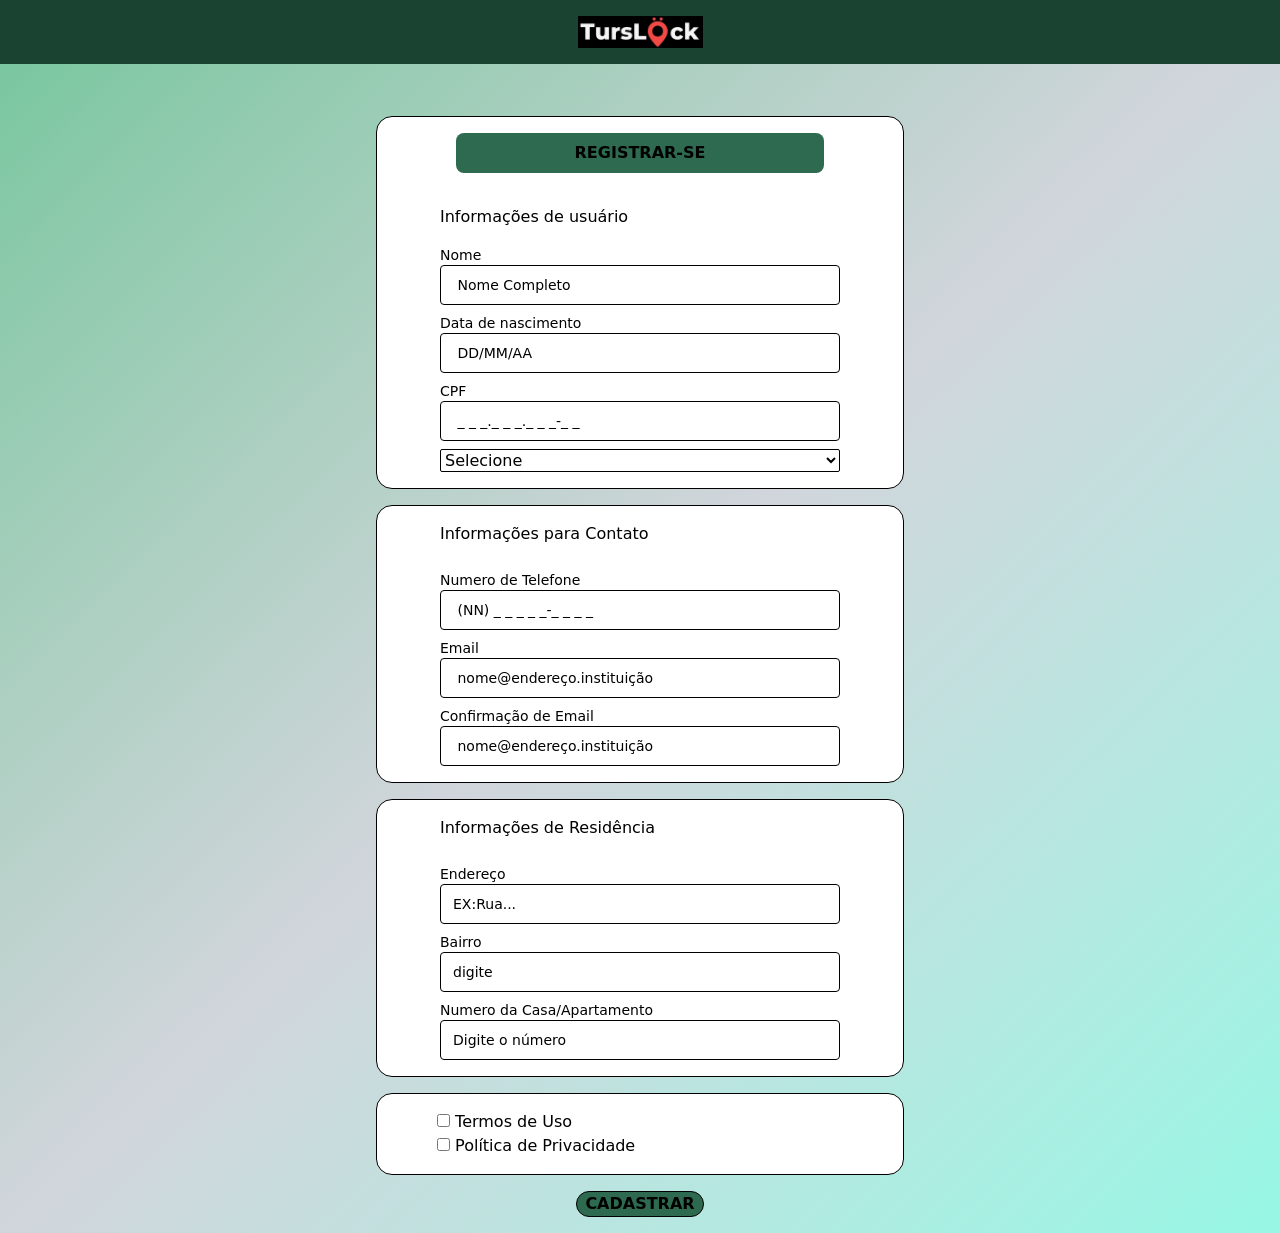
<file: turslock/paginainicial/cadastro.html>
<!DOCTYPE html>
<html lang="en">
<head>
    <meta charset="UTF-8">
    <meta name="viewport" content="width=device-width, initial-scale=1.0">
    <title>Cadastro</title>
    <link rel="icon" href="../../turslock/srcprojeto/img/icone.png" type="image/x-icon">
    <link rel="stylesheet" href="../../turslock/srcprojeto/css/output.css">
</head>
<body class="bg-gradient-to-br from-turslok4 via-gray-300 to-teal-200">
    <header>
        <div class="flex fixed z-10 bg-turslok1 w-full px-3 md:px-20 py-4">
            <div class="container flex justify-center mx-auto">
                <a href="../../index.html">
                    <img src="../../turslock/srcprojeto/img/logo.png" alt="turslock" class="w-35 md:w-125px">
                </a>
            </div>
        </div>
    </header>
    <main class="grid justify-center">
        <form action="" class="mt-25 md:w-140 w-60">
            <div class="m-4">
                <div class="grid gap-4 justify-center mt-1 border rounded-2xl bg-white">
                    <div class="grid justify-center items-center bg-turslok2 rounded-lg h-10 m-4">
                        <div class="font-bold">REGISTRAR-SE</div>
                    </div>
                    Informações de usuário
                    <div class="grid gap-2">
                        <div class="text-sm">Nome<div><input type="text" placeholder=" Nome Completo" class="px-3 border rounded-sm md:w-100 w-full h-10 focus:ring-1 focus:ring-black hover:ring-1 hover:ring-black" required></div></div>
                        <div class="text-sm">Data de nascimento<div><input type="text" placeholder=" DD/MM/AA" class="px-3 border rounded-sm md:w-100 w-full h-10 focus:ring-1 focus:ring-black hover:ring-1 hover:ring-black" required></div></div>
                        <div class="text-sm">CPF<div><input type="text" placeholder=" _ _ _._ _ _._ _ _-_ _" class="px-3 border rounded-sm md:w-100 w-full h-10 focus:ring-1 focus:ring-black hover:ring-1 hover:ring-black" required></div></div>
                        <div class="flex flex-col mb-4 rounded-xs border">
                            <select>
                                <option>Selecione</option>
                                <option>Usuario</option>
                                <option>Prestador de Serviço</option>
                            </select>
                        </div>
                    </div>
                </div>
                <div class="grid gap-2 justify-center mt-4 border rounded-2xl bg-white">
                    <div class="mt-4">Informações para Contato</div>
                    <div class="text-sm mt-4">Numero de Telefone<div><input type="text" placeholder=" (NN) _ _ _ _ _-_ _ _ _" class="px-3 border rounded-sm md:w-100 w-full h-10 focus:ring-1 focus:ring-black hover:ring-1 hover:ring-black" required></div></div>
                    <div class="text-sm">Email<div><input type="email" placeholder=" nome@endereço.instituição" class="px-3 border rounded-sm md:w-100 w-full h-10 focus:ring-1 focus:ring-black hover:ring-1 hover:ring-black" required></div></div>
                    <div class="text-sm mb-4">Confirmação de Email<div><input type="email" placeholder=" nome@endereço.instituição" class="px-3 border rounded-sm md:w-100 w-full h-10 focus:ring-1 focus:ring-black hover:ring-1 hover:ring-black" required></div></div>
                </div>
                <div class="grid gap-2 justify-center mt-4 border rounded-2xl bg-white">
                    <div class="mt-4">Informações de Residência</div>
                    <div class="text-sm mt-4">Endereço<div><input type="text" placeholder="EX:Rua..." class="px-3 border rounded-sm md:w-100 w-full h-10 focus:ring-1 focus:ring-black hover:ring-1 hover:ring-black" required></div></div>
                    <div class="text-sm">Bairro<div><input type="text" placeholder="digite" class="px-3 border rounded-sm md:w-100 w-full h-10 focus:ring-1 focus:ring-black hover:ring-1 hover:ring-black" required></div></div>
                    <div class="text-sm mb-4">Numero da Casa/Apartamento<div><input type="text" placeholder="Digite o número" class="px-3 border rounded-sm md:w-100 w-full h-10 focus:ring-1 focus:ring-black hover:ring-1 hover:ring-black" required></div></div>
                </div>
                <div class="border rounded-2xl mt-4 bg-white">
                    <fieldset>
                        <div class="flex flex-col md:m-4 m-3 md:ml-15">
                            <label><input type="checkbox" required> Termos de Uso</label>
                            <label><input type="checkbox" required> Política de Privacidade</label>
                        </div>
                    </fieldset>
                </div>
                <div class="grid justify-center mt-4">
                    <button type="submit" class="border rounded-2xl bg-turslok2 hover:bg-turslok3 font-bold w-32 hover:ring-1 hover:ring-black">CADASTRAR</button>
                </div>
            </div>
        </form>
    </main>
</body>
</html>
</file>
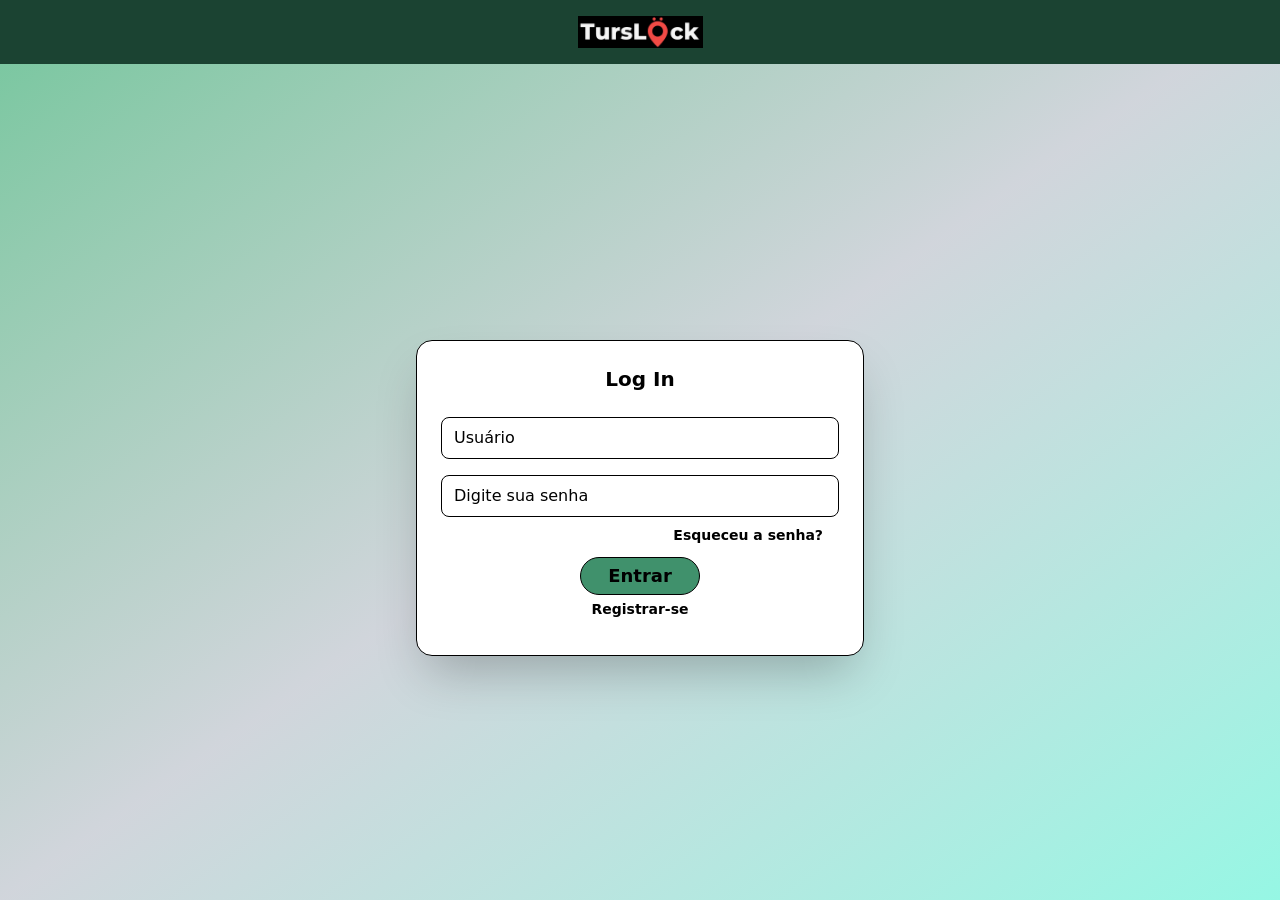
<file: turslock/paginainicial/login.html>
<!DOCTYPE html>
<html lang="en">
<head>
    <meta charset="UTF-8">
    <meta name="viewport" content="width=device-width, initial-scale=1.0">
    <title>Login</title>
    <link rel="icon" href="../../turslock/srcprojeto/img/icone.png" type="image/x-icon">
    <link rel="stylesheet" href="../../turslock/srcprojeto/css/output.css">
</head>
<body class="bg-gradient-to-br from-turslok4 via-gray-300 to-teal-200">
    <header>
        <div class="fixed top-0 left-0 z-10 w-full bg-turslok1 px-3 py-4 md:px-20">
            <div class="container mx-auto flex justify-center">
                <a href="../../index.html">
                    <img src="../../turslock/srcprojeto/img/logo.png" alt="turslock" class="w-35 md:w-125px">
                </a>
            </div>
        </div>
    </header>
    <main class="grid place-items-center min-h-screen pt-24">
        <form class="w-[90vw] max-w-md bg-white rounded-2xl border shadow-2xl p-6">
            <h1 class="text-center font-bold text-xl mb-6">Log In</h1>
            <div class="mb-4">
                <input type="text" placeholder="Usuário" required class="w-full border rounded-lg px-3 py-2 focus:bg-gray-200 focus:ring-1 focus:ring-black hover:ring-1 hover:ring-black outline-none">
            </div>
            <div class="mb-2">
                <input type="password" placeholder="Digite sua senha" required class="w-full border rounded-lg px-3 py-2 focus:bg-gray-200 focus:ring-1 focus:ring-black hover:ring-1 hover:ring-black outline-none">
            </div>
            <div class="flex justify-end mr-4 mt-1">
                <a href="#" class="text-xs md:text-sm font-semibold hover:text-turslok4 hover:underline">Esqueceu a senha?</a>
            </div>
            <div class="grid justify-center">
                <div class="flex flex-col gap-1 justify-center m-3">
                    <button type="submit" class="border rounded-4xl bg-turslok3 hover:bg-turslok4 md:w-30 w-20 text-sm md:text-lg font-bold py-1 hover:ring-1 hover:ring-black">
                        <a href="../../turslock/perfil/Perfil.html">Entrar</a>
                    </button>
                    <a href="cadastro.html" class="text-xs md:text-sm hover:text-turslok3 font-semibold text-center">Registrar-se</a>
                </div>
            </div>
        </form>
    </main>
</body>
</html>
</file>
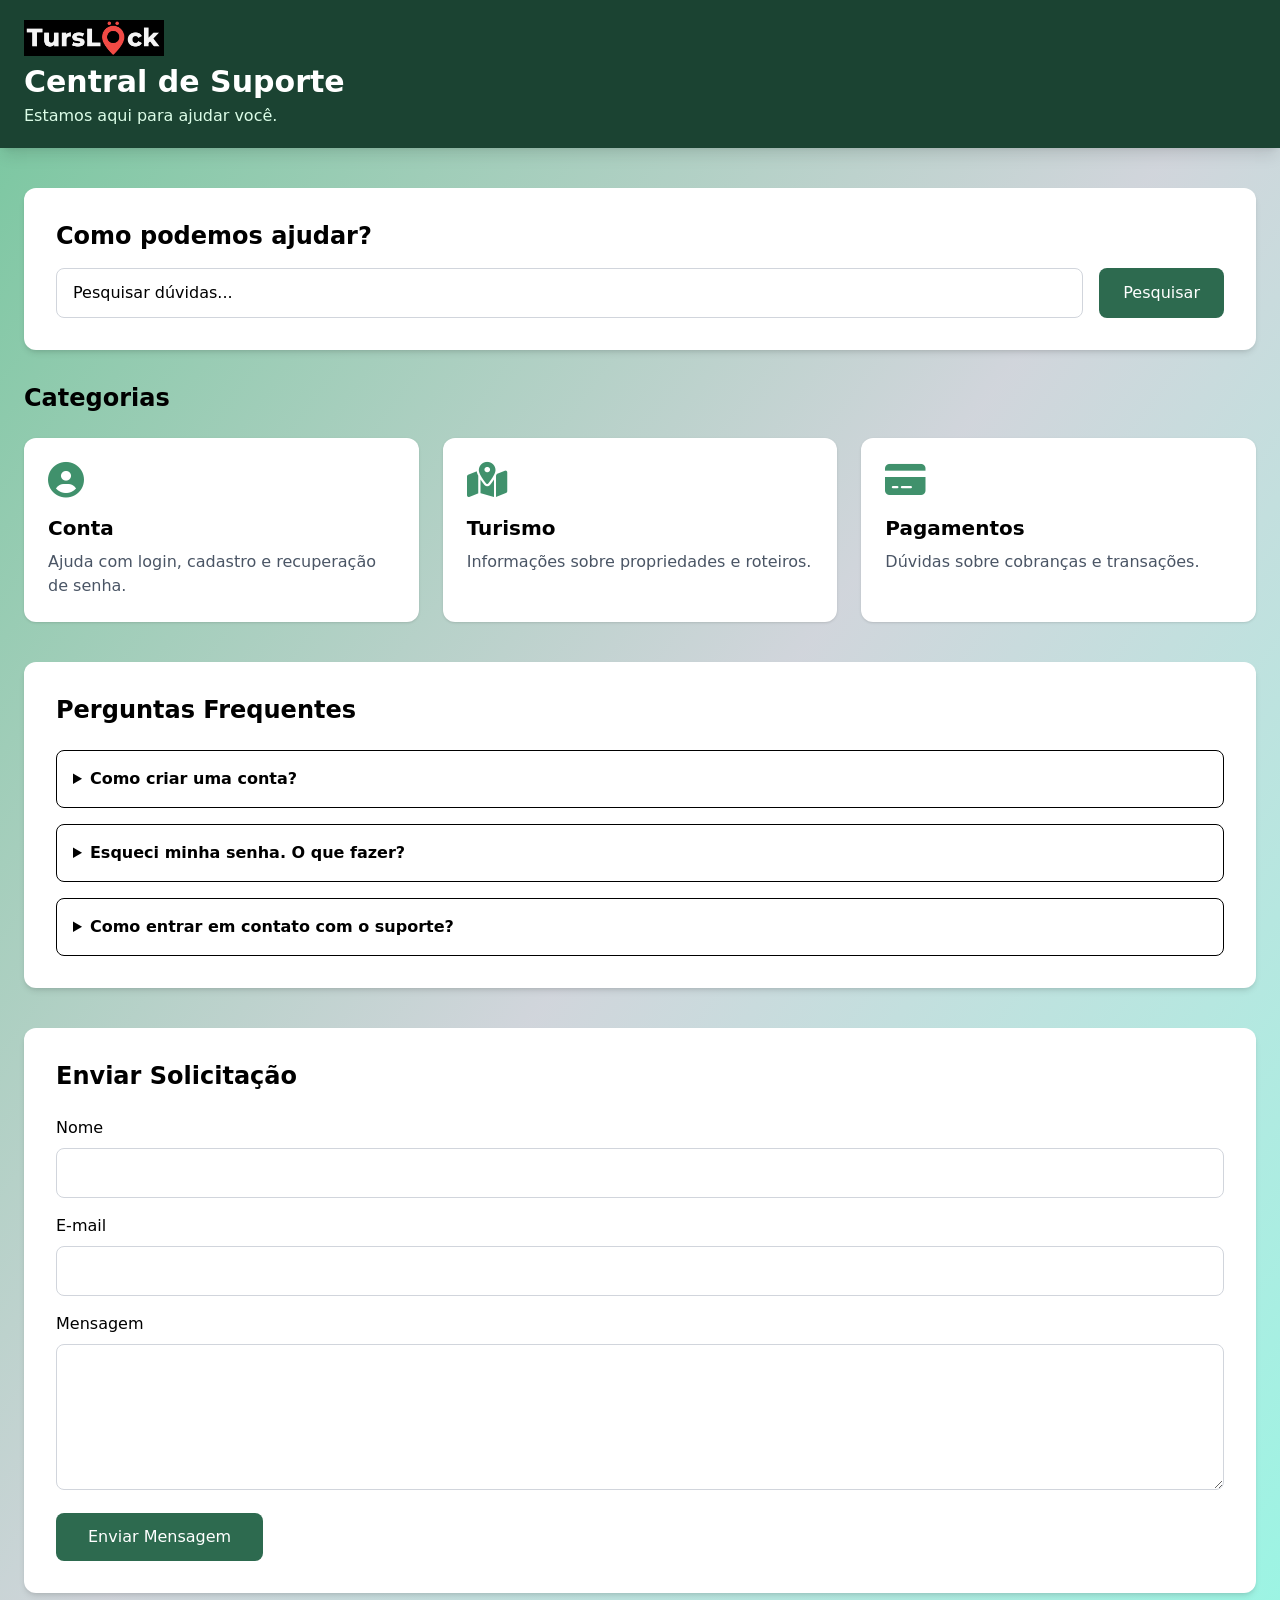
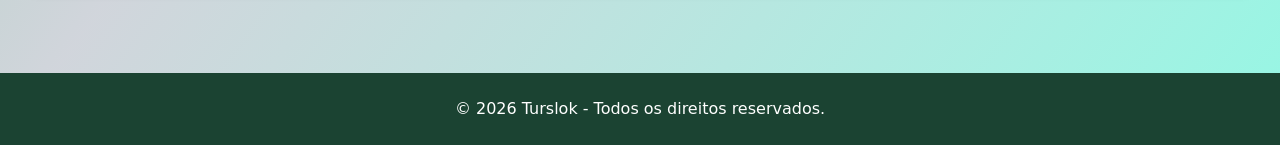
<file: turslock/paginainicial/suporte.html>
<!DOCTYPE html>
<html lang="pt-BR">
<head>
    <meta charset="UTF-8">
    <meta name="viewport" content="width=device-width, initial-scale=1.0">
    <title>Suporte - Turslok</title>
    <link rel="icon" href="../../turslock/srcprojeto/img/icone.png" type="image/x-icon">
    <link rel="stylesheet" href="../../turslock/srcprojeto/css/output.css">
    <link rel="stylesheet" href="https://cdnjs.cloudflare.com/ajax/libs/font-awesome/6.5.1/css/all.min.css">
</head>
<body class="bg-gradient-to-br from-turslok4 via-gray-300 to-teal-200 min-h-screen">
    <header class="bg-turslok1 text-white shadow-lg">
        <div class="container mx-auto px-6 py-5">
            <a href="../../index.html">
                <img src="../../turslock/srcprojeto/img/logo.png" alt="turslock" class="w-35 mb-2">
            </a>
            <h1 class="text-3xl font-bold">Central de Suporte</h1>
            <p class="text-green-100 mt-1">Estamos aqui para ajudar você.</p>
        </div>
    </header>
    <main class="container mx-auto px-6 py-10">
        <section class="bg-white rounded-xl shadow-md p-8 mb-8">
            <h2 class="text-2xl font-semibold mb-4">Como podemos ajudar?</h2>
            <div class="flex flex-col md:flex-row gap-4">
                <input type="text" placeholder="Pesquisar dúvidas..." class="flex-1 border border-gray-300 rounded-lg px-4 py-3 focus:outline-none focus:ring-2 focus:ring-green-600">
                <button class="bg-turslok2 text-white px-6 py-3 rounded-lg hover:bg-turslok3 transition">Pesquisar</button>
            </div>
        </section>
        <section class="mb-10">
            <h2 class="text-2xl font-bold mb-6">Categorias</h2>
            <div class="grid md:grid-cols-3 gap-6">
                <div class="bg-white p-6 rounded-xl shadow hover:shadow-lg transition">
                    <i class="fas fa-user-circle text-4xl text-turslok3 mb-4"></i>
                    <h3 class="text-xl font-semibold mb-2">Conta</h3>
                    <p class="text-gray-600">Ajuda com login, cadastro e recuperação de senha.</p>
                </div>
                <div class="bg-white p-6 rounded-xl shadow hover:shadow-lg transition">
                    <i class="fas fa-map-marked-alt text-4xl text-turslok3 mb-4"></i>
                    <h3 class="text-xl font-semibold mb-2">Turismo</h3>
                    <p class="text-gray-600">Informações sobre propriedades e roteiros.</p>
                </div>
                <div class="bg-white p-6 rounded-xl shadow hover:shadow-lg transition">
                    <i class="fas fa-credit-card text-4xl text-turslok3 mb-4"></i>
                    <h3 class="text-xl font-semibold mb-2">Pagamentos</h3>
                    <p class="text-gray-600">Dúvidas sobre cobranças e transações.</p>
                </div>
            </div>
        </section>
        <section class="bg-white rounded-xl shadow-md p-8 mb-10">
            <h2 class="text-2xl font-bold mb-6">Perguntas Frequentes</h2>
            <div class="space-y-4">
                <details class="border rounded-lg p-4"><summary class="cursor-pointer font-semibold">Como criar uma conta?</summary><p class="mt-3 text-gray-600">Clique em "Cadastrar" no topo da página e preencha seus dados.</p></details>
                <details class="border rounded-lg p-4"><summary class="cursor-pointer font-semibold">Esqueci minha senha. O que fazer?</summary><p class="mt-3 text-gray-600">Utilize a opção "Recuperar Senha" na tela de login.</p></details>
                <details class="border rounded-lg p-4"><summary class="cursor-pointer font-semibold">Como entrar em contato com o suporte?</summary><p class="mt-3 text-gray-600">Utilize o formulário abaixo ou envie um e-mail para nossa equipe.</p></details>
            </div>
        </section>
        <section class="bg-white rounded-xl shadow-md p-8">
            <h2 class="text-2xl font-bold mb-6">Enviar Solicitação</h2>
            <form class="space-y-4">
                <div><label class="block mb-2 font-medium">Nome</label><input type="text" class="w-full border border-gray-300 rounded-lg px-4 py-3"></div>
                <div><label class="block mb-2 font-medium">E-mail</label><input type="email" class="w-full border border-gray-300 rounded-lg px-4 py-3"></div>
                <div><label class="block mb-2 font-medium">Mensagem</label><textarea rows="5" class="w-full border border-gray-300 rounded-lg px-4 py-3"></textarea></div>
                <button type="submit" class="bg-turslok2 text-white px-8 py-3 rounded-lg hover:bg-turslok3 transition">Enviar Mensagem</button>
            </form>
        </section>
    </main>
    <footer class="bg-turslok1 text-white mt-10">
        <div class="container mx-auto px-6 py-6 text-center">
            <p>&copy; 2026 Turslok - Todos os direitos reservados.</p>
        </div>
    </footer>
</body>
</html>
</file>
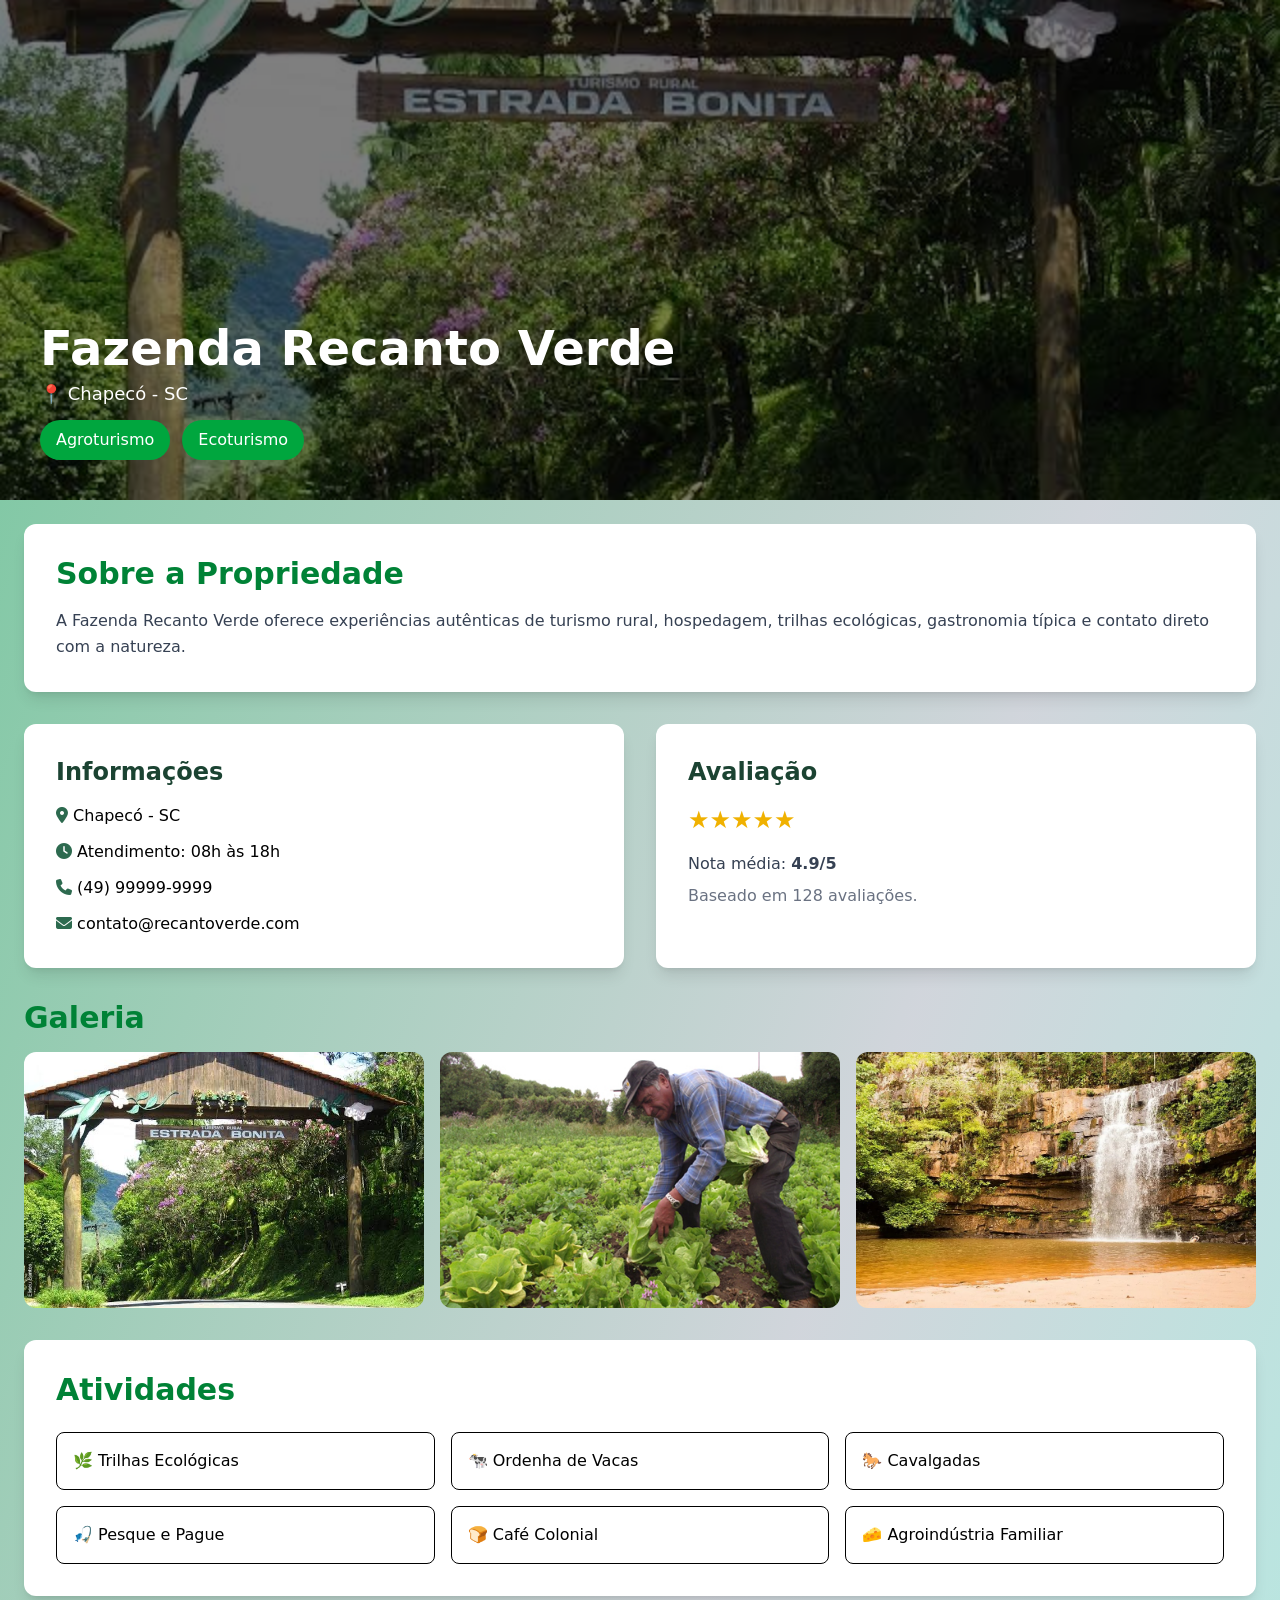
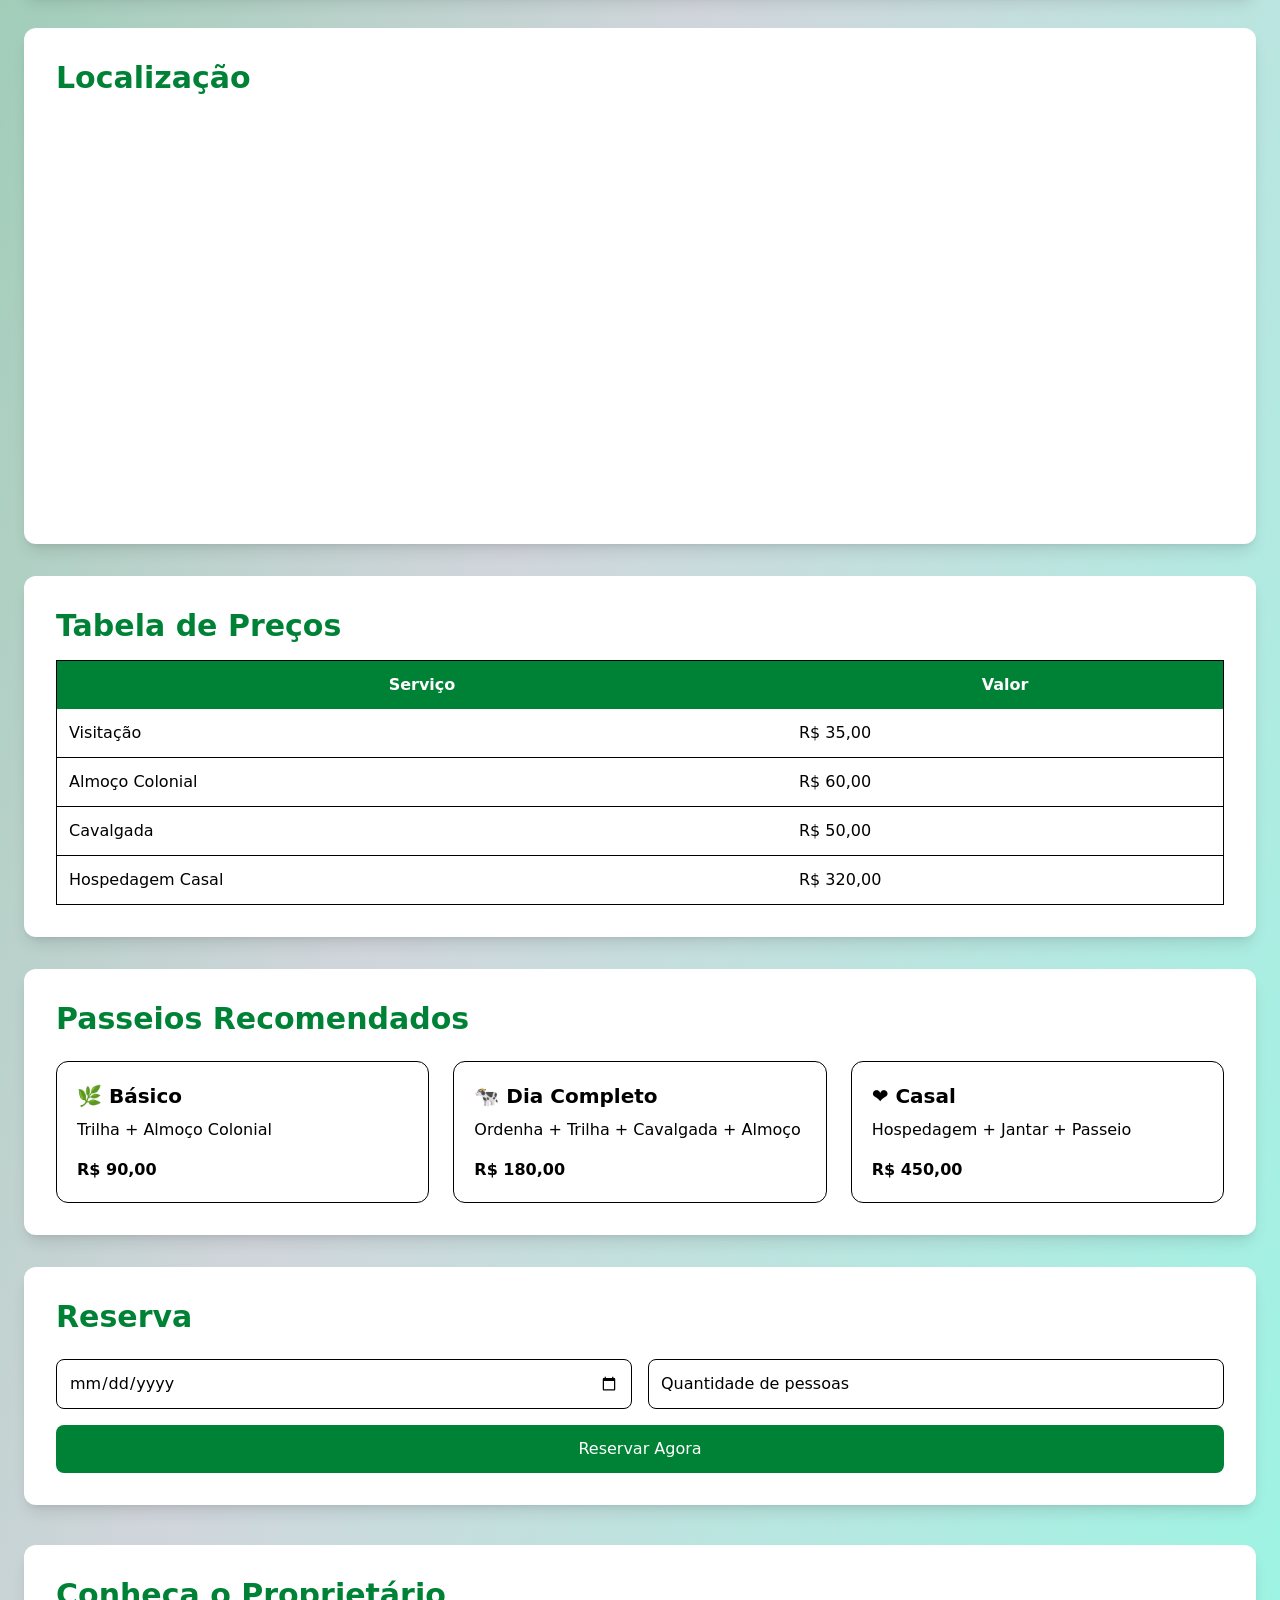
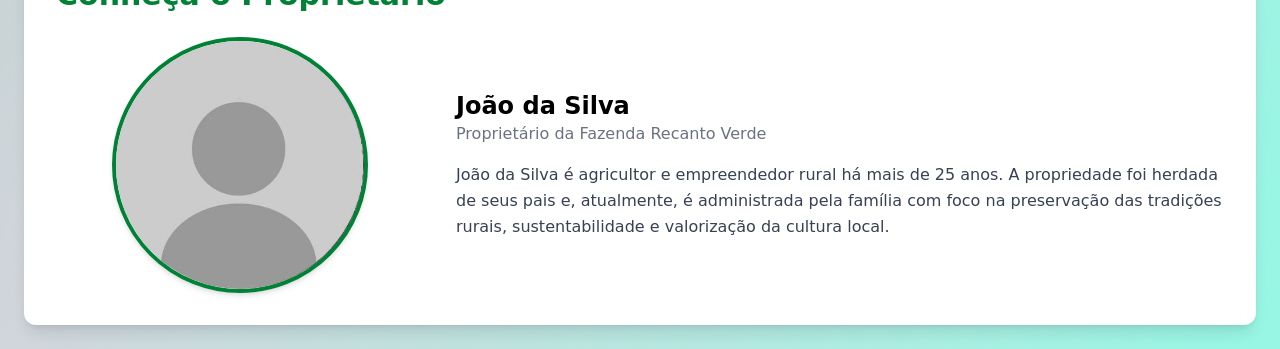
<file: turslock/perfil/conteudo.html>
<!DOCTYPE html>
<html lang="pt-BR">
<head>
    <meta charset="UTF-8">
    <meta name="viewport" content="width=device-width, initial-scale=1.0">
    <title>Fazenda Recanto Verde | Turslok</title>
    <link rel="icon" href="../../turslock/srcprojeto/img/icone.png" type="image/x-icon">
    <link rel="stylesheet" href="../../turslock/srcprojeto/css/output.css">
    <link rel="stylesheet" href="https://cdnjs.cloudflare.com/ajax/libs/font-awesome/6.5.1/css/all.min.css">
</head>
<body class="bg-gradient-to-br from-turslok4 via-gray-300 to-teal-200">
    <section class="relative h-[500px]">
        <img src="../../turslock/srcprojeto/img/turismo-1.jpg" alt="Fazenda Recanto Verde" class="w-full h-full object-cover">
        <div class="absolute inset-0 bg-black/50"></div>
        <div class="absolute bottom-10 left-10 text-white">
            <h1 class="text-5xl font-bold">Fazenda Recanto Verde</h1>
            <p class="text-lg mt-2">📍 Chapecó - SC</p>
            <div class="mt-3 flex gap-3">
                <span class="bg-green-600 px-4 py-2 rounded-full">Agroturismo</span>
                <span class="bg-green-600 px-4 py-2 rounded-full">Ecoturismo</span>
            </div>
        </div>
    </section>
    <main class="max-w-7xl mx-auto p-6">
        <section class="bg-white rounded-xl shadow-lg p-8">
            <h2 class="text-3xl font-bold text-green-700 mb-4">Sobre a Propriedade</h2>
            <p class="text-gray-700 leading-relaxed">A Fazenda Recanto Verde oferece experiências autênticas de turismo rural, hospedagem, trilhas ecológicas, gastronomia típica e contato direto com a natureza.</p>
        </section>
        <section class="grid md:grid-cols-2 gap-8 mt-8">
            <div class="bg-white rounded-xl shadow-lg p-8">
                <h2 class="text-2xl font-bold text-turslok1 mb-4">Informações</h2>
                <div class="space-y-3">
                    <p><i class="fa-solid fa-location-dot text-turslok2"></i> Chapecó - SC</p>
                    <p><i class="fa-solid fa-clock text-turslok2"></i> Atendimento: 08h às 18h</p>
                    <p><i class="fa-solid fa-phone text-turslok2"></i> (49) 99999-9999</p>
                    <p><i class="fa-solid fa-envelope text-turslok2"></i> contato@recantoverde.com</p>
                </div>
            </div>
            <div class="bg-white rounded-xl shadow-lg p-8">
                <h2 class="text-2xl font-bold text-turslok1 mb-4">Avaliação</h2>
                <div class="flex text-yellow-500 text-2xl mb-4">★★★★★</div>
                <p class="text-gray-700">Nota média: <strong>4.9/5</strong></p>
                <p class="text-gray-500 mt-2">Baseado em 128 avaliações.</p>
            </div>
        </section>
        <section class="mt-8">
            <h2 class="text-3xl font-bold text-green-700 mb-4">Galeria</h2>
            <div class="grid md:grid-cols-3 gap-4">
                <img src="../../turslock/srcprojeto/img/turismo-1.jpg" class="h-64 w-full object-cover rounded-xl">
                <img src="../../turslock/srcprojeto/img/turismo-2.jpg" class="h-64 w-full object-cover rounded-xl">
                <img src="../../turslock/srcprojeto/img/turismo-3.jpg" class="h-64 w-full object-cover rounded-xl">
            </div>
        </section>
        <section class="mt-8 bg-white rounded-xl shadow-lg p-8">
            <h2 class="text-3xl font-bold text-green-700 mb-6">Atividades</h2>
            <div class="grid md:grid-cols-2 lg:grid-cols-3 gap-4">
                <div class="border rounded-lg p-4">🌿 Trilhas Ecológicas</div>
                <div class="border rounded-lg p-4">🐄 Ordenha de Vacas</div>
                <div class="border rounded-lg p-4">🐎 Cavalgadas</div>
                <div class="border rounded-lg p-4">🎣 Pesque e Pague</div>
                <div class="border rounded-lg p-4">🍞 Café Colonial</div>
                <div class="border rounded-lg p-4">🧀 Agroindústria Familiar</div>
            </div>
        </section>
        <section class="mt-8 bg-white rounded-xl shadow-lg p-8">
            <h2 class="text-3xl font-bold text-green-700 mb-4">Localização</h2>
            <iframe class="w-full rounded-lg" height="400" src="https://maps.google.com/maps?q=Chapecó&t=&z=13&ie=UTF8&iwloc=&output=embed"></iframe>
        </section>
        <section class="mt-8 bg-white rounded-xl shadow-lg p-8">
            <h2 class="text-3xl font-bold text-green-700 mb-4">Tabela de Preços</h2>
            <div class="overflow-x-auto">
                <table class="w-full border">
                    <thead class="bg-green-700 text-white"><tr><th class="p-3">Serviço</th><th class="p-3">Valor</th></tr></thead>
                    <tbody>
                        <tr class="border-b"><td class="p-3">Visitação</td><td class="p-3">R$ 35,00</td></tr>
                        <tr class="border-b"><td class="p-3">Almoço Colonial</td><td class="p-3">R$ 60,00</td></tr>
                        <tr class="border-b"><td class="p-3">Cavalgada</td><td class="p-3">R$ 50,00</td></tr>
                        <tr><td class="p-3">Hospedagem Casal</td><td class="p-3">R$ 320,00</td></tr>
                    </tbody>
                </table>
            </div>
        </section>
        <section class="mt-8 bg-white rounded-xl shadow-lg p-8">
            <h2 class="text-3xl font-bold text-green-700 mb-6">Passeios Recomendados</h2>
            <div class="grid md:grid-cols-3 gap-6">
                <div class="border rounded-xl p-5"><h3 class="font-bold text-xl">🌿 Básico</h3><p class="mt-2">Trilha + Almoço Colonial</p><p class="font-bold mt-4">R$ 90,00</p></div>
                <div class="border rounded-xl p-5"><h3 class="font-bold text-xl">🐄 Dia Completo</h3><p class="mt-2">Ordenha + Trilha + Cavalgada + Almoço</p><p class="font-bold mt-4">R$ 180,00</p></div>
                <div class="border rounded-xl p-5"><h3 class="font-bold text-xl">❤️ Casal</h3><p class="mt-2">Hospedagem + Jantar + Passeio</p><p class="font-bold mt-4">R$ 450,00</p></div>
            </div>
        </section>
        <section class="mt-8 bg-white rounded-xl shadow-lg p-8 mb-10">
            <h2 class="text-3xl font-bold text-green-700 mb-6">Reserva</h2>
            <form class="grid md:grid-cols-2 gap-4">
                <input type="date" class="border p-3 rounded-lg">
                <input type="number" placeholder="Quantidade de pessoas" class="border p-3 rounded-lg">
                <button class="md:col-span-2 bg-green-700 text-white py-3 rounded-lg hover:bg-green-800">Reservar Agora</button>
            </form>
        </section>
        <section class="mt-8 bg-white rounded-xl shadow-lg p-8">
            <h2 class="text-3xl font-bold text-green-700 mb-6">Conheça o Proprietário</h2>
            <div class="grid md:grid-cols-3 gap-8 items-center">
                <div class="flex justify-center">
                    <img src="../../turslock/srcprojeto/img/vazio.png" alt="Proprietário" class="w-64 h-64 object-cover rounded-full border-4 border-green-700 shadow-md">
                </div>
                <div class="md:col-span-2">
                    <h3 class="text-2xl font-semibold">João da Silva</h3>
                    <p class="text-gray-500 mb-4">Proprietário da Fazenda Recanto Verde</p>
                    <p class="text-gray-700 leading-relaxed">João da Silva é agricultor e empreendedor rural há mais de 25 anos. A propriedade foi herdada de seus pais e, atualmente, é administrada pela família com foco na preservação das tradições rurais, sustentabilidade e valorização da cultura local.</p>
                </div>
            </div>
        </section>
    </main>
</body>
</html>
</file>
<file: turslock/srcprojeto/css/output.css>
/*! tailwindcss v4.2.2 | MIT License | https://tailwindcss.com */
@layer properties;
@layer theme, base, components, utilities;
@layer theme {
  :root, :host {
    --font-sans: ui-sans-serif, system-ui, sans-serif, "Apple Color Emoji",
      "Segoe UI Emoji", "Segoe UI Symbol", "Noto Color Emoji";
    --font-mono: ui-monospace, SFMono-Regular, Menlo, Monaco, Consolas, "Liberation Mono",
      "Courier New", monospace;
    --color-yellow-500: oklch(79.5% 0.184 86.047);
    --color-green-100: oklch(96.2% 0.044 156.743);
    --color-green-600: oklch(62.7% 0.194 149.214);
    --color-green-700: oklch(52.7% 0.154 150.069);
    --color-green-800: oklch(44.8% 0.119 151.328);
    --color-emerald-300: oklch(84.5% 0.143 164.978);
    --color-emerald-700: oklch(50.8% 0.118 165.612);
    --color-teal-200: oklch(91% 0.096 180.426);
    --color-gray-100: oklch(96.7% 0.003 264.542);
    --color-gray-200: oklch(92.8% 0.006 264.531);
    --color-gray-300: oklch(87.2% 0.01 258.338);
    --color-gray-400: oklch(70.7% 0.022 261.325);
    --color-gray-500: oklch(55.1% 0.027 264.364);
    --color-gray-600: oklch(44.6% 0.03 256.802);
    --color-gray-700: oklch(37.3% 0.034 259.733);
    --color-gray-800: oklch(27.8% 0.033 256.848);
    --color-gray-900: oklch(21% 0.034 264.665);
    --color-black: #000;
    --color-white: #fff;
    --spacing: 0.25rem;
    --container-md: 28rem;
    --container-5xl: 64rem;
    --container-6xl: 72rem;
    --container-7xl: 80rem;
    --text-xs: 0.75rem;
    --text-xs--line-height: calc(1 / 0.75);
    --text-sm: 0.875rem;
    --text-sm--line-height: calc(1.25 / 0.875);
    --text-base: 1rem;
    --text-base--line-height: calc(1.5 / 1);
    --text-lg: 1.125rem;
    --text-lg--line-height: calc(1.75 / 1.125);
    --text-xl: 1.25rem;
    --text-xl--line-height: calc(1.75 / 1.25);
    --text-2xl: 1.5rem;
    --text-2xl--line-height: calc(2 / 1.5);
    --text-3xl: 1.875rem;
    --text-3xl--line-height: calc(2.25 / 1.875);
    --text-4xl: 2.25rem;
    --text-4xl--line-height: calc(2.5 / 2.25);
    --text-5xl: 3rem;
    --text-5xl--line-height: 1;
    --font-weight-medium: 500;
    --font-weight-semibold: 600;
    --font-weight-bold: 700;
    --tracking-widest: 0.1em;
    --leading-relaxed: 1.625;
    --radius-xs: 0.125rem;
    --radius-sm: 0.25rem;
    --radius-md: 0.375rem;
    --radius-lg: 0.5rem;
    --radius-xl: 0.75rem;
    --radius-2xl: 1rem;
    --radius-3xl: 1.5rem;
    --radius-4xl: 2rem;
    --default-transition-duration: 150ms;
    --default-transition-timing-function: cubic-bezier(0.4, 0, 0.2, 1);
    --default-font-family: var(--font-sans);
    --default-mono-font-family: var(--font-mono);
    --color-turslok1: #1B4332;
    --color-turslok2: #2D6A4F;
    --color-turslok3: #40916C;
    --color-turslok4: #74C69D;
    --color-turslok5: #F8F9FA;
    --spacing-125px: 125px;
  }
}
@layer base {
  *, ::after, ::before, ::backdrop, ::file-selector-button {
    box-sizing: border-box;
    margin: 0;
    padding: 0;
    border: 0 solid;
  }
  html, :host {
    line-height: 1.5;
    -webkit-text-size-adjust: 100%;
    tab-size: 4;
    font-family: var(--default-font-family, ui-sans-serif, system-ui, sans-serif, "Apple Color Emoji", "Segoe UI Emoji", "Segoe UI Symbol", "Noto Color Emoji");
    font-feature-settings: var(--default-font-feature-settings, normal);
    font-variation-settings: var(--default-font-variation-settings, normal);
    -webkit-tap-highlight-color: transparent;
  }
  hr {
    height: 0;
    color: inherit;
    border-top-width: 1px;
  }
  abbr:where([title]) {
    -webkit-text-decoration: underline dotted;
    text-decoration: underline dotted;
  }
  h1, h2, h3, h4, h5, h6 {
    font-size: inherit;
    font-weight: inherit;
  }
  a {
    color: inherit;
    -webkit-text-decoration: inherit;
    text-decoration: inherit;
  }
  b, strong {
    font-weight: bolder;
  }
  code, kbd, samp, pre {
    font-family: var(--default-mono-font-family, ui-monospace, SFMono-Regular, Menlo, Monaco, Consolas, "Liberation Mono", "Courier New", monospace);
    font-feature-settings: var(--default-mono-font-feature-settings, normal);
    font-variation-settings: var(--default-mono-font-variation-settings, normal);
    font-size: 1em;
  }
  small {
    font-size: 80%;
  }
  sub, sup {
    font-size: 75%;
    line-height: 0;
    position: relative;
    vertical-align: baseline;
  }
  sub {
    bottom: -0.25em;
  }
  sup {
    top: -0.5em;
  }
  table {
    text-indent: 0;
    border-color: inherit;
    border-collapse: collapse;
  }
  :-moz-focusring {
    outline: auto;
  }
  progress {
    vertical-align: baseline;
  }
  summary {
    display: list-item;
  }
  ol, ul, menu {
    list-style: none;
  }
  img, svg, video, canvas, audio, iframe, embed, object {
    display: block;
    vertical-align: middle;
  }
  img, video {
    max-width: 100%;
    height: auto;
  }
  button, input, select, optgroup, textarea, ::file-selector-button {
    font: inherit;
    font-feature-settings: inherit;
    font-variation-settings: inherit;
    letter-spacing: inherit;
    color: inherit;
    border-radius: 0;
    background-color: transparent;
    opacity: 1;
  }
  :where(select:is([multiple], [size])) optgroup {
    font-weight: bolder;
  }
  :where(select:is([multiple], [size])) optgroup option {
    padding-inline-start: 20px;
  }
  ::file-selector-button {
    margin-inline-end: 4px;
  }
  ::placeholder {
    opacity: 1;
  }
  @supports (not (-webkit-appearance: -apple-pay-button))  or (contain-intrinsic-size: 1px) {
    ::placeholder {
      color: currentcolor;
      @supports (color: color-mix(in lab, red, red)) {
        color: color-mix(in oklab, currentcolor 50%, transparent);
      }
    }
  }
  textarea {
    resize: vertical;
  }
  ::-webkit-search-decoration {
    -webkit-appearance: none;
  }
  ::-webkit-date-and-time-value {
    min-height: 1lh;
    text-align: inherit;
  }
  ::-webkit-datetime-edit {
    display: inline-flex;
  }
  ::-webkit-datetime-edit-fields-wrapper {
    padding: 0;
  }
  ::-webkit-datetime-edit, ::-webkit-datetime-edit-year-field, ::-webkit-datetime-edit-month-field, ::-webkit-datetime-edit-day-field, ::-webkit-datetime-edit-hour-field, ::-webkit-datetime-edit-minute-field, ::-webkit-datetime-edit-second-field, ::-webkit-datetime-edit-millisecond-field, ::-webkit-datetime-edit-meridiem-field {
    padding-block: 0;
  }
  ::-webkit-calendar-picker-indicator {
    line-height: 1;
  }
  :-moz-ui-invalid {
    box-shadow: none;
  }
  button, input:where([type="button"], [type="reset"], [type="submit"]), ::file-selector-button {
    appearance: button;
  }
  ::-webkit-inner-spin-button, ::-webkit-outer-spin-button {
    height: auto;
  }
  [hidden]:where(:not([hidden="until-found"])) {
    display: none !important;
  }
}
@layer utilities {
  .absolute {
    position: absolute;
  }
  .fixed {
    position: fixed;
  }
  .relative {
    position: relative;
  }
  .static {
    position: static;
  }
  .inset-0 {
    inset: calc(var(--spacing) * 0);
  }
  .top-0 {
    top: calc(var(--spacing) * 0);
  }
  .right-0 {
    right: calc(var(--spacing) * 0);
  }
  .right-2 {
    right: calc(var(--spacing) * 2);
  }
  .right-3 {
    right: calc(var(--spacing) * 3);
  }
  .bottom-2 {
    bottom: calc(var(--spacing) * 2);
  }
  .bottom-10 {
    bottom: calc(var(--spacing) * 10);
  }
  .left-0 {
    left: calc(var(--spacing) * 0);
  }
  .left-10 {
    left: calc(var(--spacing) * 10);
  }
  .z-0 {
    z-index: 0;
  }
  .z-1 {
    z-index: 1;
  }
  .z-2 {
    z-index: 2;
  }
  .z-10 {
    z-index: 10;
  }
  .container {
    width: 100%;
    @media (width >= 40rem) {
      max-width: 40rem;
    }
    @media (width >= 48rem) {
      max-width: 48rem;
    }
    @media (width >= 64rem) {
      max-width: 64rem;
    }
    @media (width >= 80rem) {
      max-width: 80rem;
    }
    @media (width >= 96rem) {
      max-width: 96rem;
    }
  }
  .m-0 {
    margin: calc(var(--spacing) * 0);
  }
  .m-2 {
    margin: calc(var(--spacing) * 2);
  }
  .m-3 {
    margin: calc(var(--spacing) * 3);
  }
  .m-4 {
    margin: calc(var(--spacing) * 4);
  }
  .mx-2 {
    margin-inline: calc(var(--spacing) * 2);
  }
  .mx-auto {
    margin-inline: auto;
  }
  .-mt-24 {
    margin-top: calc(var(--spacing) * -24);
  }
  .mt-1 {
    margin-top: calc(var(--spacing) * 1);
  }
  .mt-2 {
    margin-top: calc(var(--spacing) * 2);
  }
  .mt-3 {
    margin-top: calc(var(--spacing) * 3);
  }
  .mt-4 {
    margin-top: calc(var(--spacing) * 4);
  }
  .mt-5 {
    margin-top: calc(var(--spacing) * 5);
  }
  .mt-6 {
    margin-top: calc(var(--spacing) * 6);
  }
  .mt-8 {
    margin-top: calc(var(--spacing) * 8);
  }
  .mt-10 {
    margin-top: calc(var(--spacing) * 10);
  }
  .mt-25 {
    margin-top: calc(var(--spacing) * 25);
  }
  .mt-40 {
    margin-top: calc(var(--spacing) * 40);
  }
  .mr-4 {
    margin-right: calc(var(--spacing) * 4);
  }
  .mr-8 {
    margin-right: calc(var(--spacing) * 8);
  }
  .mr-10 {
    margin-right: calc(var(--spacing) * 10);
  }
  .mb-2 {
    margin-bottom: calc(var(--spacing) * 2);
  }
  .mb-3 {
    margin-bottom: calc(var(--spacing) * 3);
  }
  .mb-4 {
    margin-bottom: calc(var(--spacing) * 4);
  }
  .mb-5 {
    margin-bottom: calc(var(--spacing) * 5);
  }
  .mb-6 {
    margin-bottom: calc(var(--spacing) * 6);
  }
  .mb-7 {
    margin-bottom: calc(var(--spacing) * 7);
  }
  .mb-8 {
    margin-bottom: calc(var(--spacing) * 8);
  }
  .mb-10 {
    margin-bottom: calc(var(--spacing) * 10);
  }
  .mb-20 {
    margin-bottom: calc(var(--spacing) * 20);
  }
  .ml-0 {
    margin-left: calc(var(--spacing) * 0);
  }
  .ml-4 {
    margin-left: calc(var(--spacing) * 4);
  }
  .ml-5 {
    margin-left: calc(var(--spacing) * 5);
  }
  .ml-10 {
    margin-left: calc(var(--spacing) * 10);
  }
  .ml-50 {
    margin-left: calc(var(--spacing) * 50);
  }
  .block {
    display: block;
  }
  .flex {
    display: flex;
  }
  .grid {
    display: grid;
  }
  .hidden {
    display: none;
  }
  .inline-block {
    display: inline-block;
  }
  .h-5 {
    height: calc(var(--spacing) * 5);
  }
  .h-10 {
    height: calc(var(--spacing) * 10);
  }
  .h-12 {
    height: calc(var(--spacing) * 12);
  }
  .h-14 {
    height: calc(var(--spacing) * 14);
  }
  .h-15 {
    height: calc(var(--spacing) * 15);
  }
  .h-28 {
    height: calc(var(--spacing) * 28);
  }
  .h-44 {
    height: calc(var(--spacing) * 44);
  }
  .h-56 {
    height: calc(var(--spacing) * 56);
  }
  .h-64 {
    height: calc(var(--spacing) * 64);
  }
  .h-80 {
    height: calc(var(--spacing) * 80);
  }
  .h-\[500px\] {
    height: 500px;
  }
  .h-full {
    height: 100%;
  }
  .h-screen {
    height: 100vh;
  }
  .min-h-screen {
    min-height: 100vh;
  }
  .w-5 {
    width: calc(var(--spacing) * 5);
  }
  .w-8 {
    width: calc(var(--spacing) * 8);
  }
  .w-10 {
    width: calc(var(--spacing) * 10);
  }
  .w-12 {
    width: calc(var(--spacing) * 12);
  }
  .w-14 {
    width: calc(var(--spacing) * 14);
  }
  .w-16 {
    width: calc(var(--spacing) * 16);
  }
  .w-20 {
    width: calc(var(--spacing) * 20);
  }
  .w-24 {
    width: calc(var(--spacing) * 24);
  }
  .w-32 {
    width: calc(var(--spacing) * 32);
  }
  .w-35 {
    width: calc(var(--spacing) * 35);
  }
  .w-40 {
    width: calc(var(--spacing) * 40);
  }
  .w-44 {
    width: calc(var(--spacing) * 44);
  }
  .w-60 {
    width: calc(var(--spacing) * 60);
  }
  .w-64 {
    width: calc(var(--spacing) * 64);
  }
  .w-87 {
    width: calc(var(--spacing) * 87);
  }
  .w-\[50vw\] {
    width: 50vw;
  }
  .w-\[60vw\] {
    width: 60vw;
  }
  .w-\[70vw\] {
    width: 70vw;
  }
  .w-\[90vw\] {
    width: 90vw;
  }
  .w-full {
    width: 100%;
  }
  .w-max {
    width: max-content;
  }
  .w-min {
    width: min-content;
  }
  .max-w-5xl {
    max-width: var(--container-5xl);
  }
  .max-w-6xl {
    max-width: var(--container-6xl);
  }
  .max-w-7xl {
    max-width: var(--container-7xl);
  }
  .max-w-full {
    max-width: 100%;
  }
  .max-w-md {
    max-width: var(--container-md);
  }
  .flex-1 {
    flex: 1;
  }
  .shrink-0 {
    flex-shrink: 0;
  }
  .-translate-x-\[80\%\] {
    --tw-translate-x: calc(80% * -1);
    translate: var(--tw-translate-x) var(--tw-translate-y);
  }
  .translate-x-full {
    --tw-translate-x: 100%;
    translate: var(--tw-translate-x) var(--tw-translate-y);
  }
  .transform {
    transform: var(--tw-rotate-x,) var(--tw-rotate-y,) var(--tw-rotate-z,) var(--tw-skew-x,) var(--tw-skew-y,);
  }
  .cursor-pointer {
    cursor: pointer;
  }
  .grid-cols-1 {
    grid-template-columns: repeat(1, minmax(0, 1fr));
  }
  .flex-col {
    flex-direction: column;
  }
  .flex-row-reverse {
    flex-direction: row-reverse;
  }
  .flex-wrap {
    flex-wrap: wrap;
  }
  .place-content-center {
    place-content: center;
  }
  .place-items-center {
    place-items: center;
  }
  .items-center {
    align-items: center;
  }
  .items-start {
    align-items: flex-start;
  }
  .justify-between {
    justify-content: space-between;
  }
  .justify-center {
    justify-content: center;
  }
  .justify-end {
    justify-content: flex-end;
  }
  .gap-1 {
    gap: calc(var(--spacing) * 1);
  }
  .gap-2 {
    gap: calc(var(--spacing) * 2);
  }
  .gap-3 {
    gap: calc(var(--spacing) * 3);
  }
  .gap-4 {
    gap: calc(var(--spacing) * 4);
  }
  .gap-5 {
    gap: calc(var(--spacing) * 5);
  }
  .gap-6 {
    gap: calc(var(--spacing) * 6);
  }
  .gap-8 {
    gap: calc(var(--spacing) * 8);
  }
  .space-y-3 {
    :where(& > :not(:last-child)) {
      --tw-space-y-reverse: 0;
      margin-block-start: calc(calc(var(--spacing) * 3) * var(--tw-space-y-reverse));
      margin-block-end: calc(calc(var(--spacing) * 3) * calc(1 - var(--tw-space-y-reverse)));
    }
  }
  .space-y-4 {
    :where(& > :not(:last-child)) {
      --tw-space-y-reverse: 0;
      margin-block-start: calc(calc(var(--spacing) * 4) * var(--tw-space-y-reverse));
      margin-block-end: calc(calc(var(--spacing) * 4) * calc(1 - var(--tw-space-y-reverse)));
    }
  }
  .truncate {
    overflow: hidden;
    text-overflow: ellipsis;
    white-space: nowrap;
  }
  .overflow-hidden {
    overflow: hidden;
  }
  .overflow-x-auto {
    overflow-x: auto;
  }
  .overflow-x-hidden {
    overflow-x: hidden;
  }
  .rounded-2xl {
    border-radius: var(--radius-2xl);
  }
  .rounded-3xl {
    border-radius: var(--radius-3xl);
  }
  .rounded-4xl {
    border-radius: var(--radius-4xl);
  }
  .rounded-full {
    border-radius: calc(infinity * 1px);
  }
  .rounded-lg {
    border-radius: var(--radius-lg);
  }
  .rounded-sm {
    border-radius: var(--radius-sm);
  }
  .rounded-xl {
    border-radius: var(--radius-xl);
  }
  .rounded-xs {
    border-radius: var(--radius-xs);
  }
  .rounded-b-2xl {
    border-bottom-right-radius: var(--radius-2xl);
    border-bottom-left-radius: var(--radius-2xl);
  }
  .border {
    border-style: var(--tw-border-style);
    border-width: 1px;
  }
  .border-2 {
    border-style: var(--tw-border-style);
    border-width: 2px;
  }
  .border-4 {
    border-style: var(--tw-border-style);
    border-width: 4px;
  }
  .border-t {
    border-top-style: var(--tw-border-style);
    border-top-width: 1px;
  }
  .border-r {
    border-right-style: var(--tw-border-style);
    border-right-width: 1px;
  }
  .border-b {
    border-bottom-style: var(--tw-border-style);
    border-bottom-width: 1px;
  }
  .border-b-2 {
    border-bottom-style: var(--tw-border-style);
    border-bottom-width: 2px;
  }
  .border-gray-100 {
    border-color: var(--color-gray-100);
  }
  .border-gray-300 {
    border-color: var(--color-gray-300);
  }
  .border-gray-400 {
    border-color: var(--color-gray-400);
  }
  .border-green-700 {
    border-color: var(--color-green-700);
  }
  .border-turslok1 {
    border-color: var(--color-turslok1);
  }
  .border-turslok3 {
    border-color: var(--color-turslok3);
  }
  .border-white {
    border-color: var(--color-white);
  }
  .bg-black\/50 {
    background-color: color-mix(in srgb, #000 50%, transparent);
    @supports (color: color-mix(in lab, red, red)) {
      background-color: color-mix(in oklab, var(--color-black) 50%, transparent);
    }
  }
  .bg-gray-100 {
    background-color: var(--color-gray-100);
  }
  .bg-gray-200 {
    background-color: var(--color-gray-200);
  }
  .bg-gray-300 {
    background-color: var(--color-gray-300);
  }
  .bg-gray-800 {
    background-color: var(--color-gray-800);
  }
  .bg-gray-900 {
    background-color: var(--color-gray-900);
  }
  .bg-green-100 {
    background-color: var(--color-green-100);
  }
  .bg-green-600 {
    background-color: var(--color-green-600);
  }
  .bg-green-700 {
    background-color: var(--color-green-700);
  }
  .bg-turslok1 {
    background-color: var(--color-turslok1);
  }
  .bg-turslok2 {
    background-color: var(--color-turslok2);
  }
  .bg-turslok3 {
    background-color: var(--color-turslok3);
  }
  .bg-turslok4 {
    background-color: var(--color-turslok4);
  }
  .bg-white {
    background-color: var(--color-white);
  }
  .bg-gradient-to-br {
    --tw-gradient-position: to bottom right in oklab;
    background-image: linear-gradient(var(--tw-gradient-stops));
  }
  .bg-gradient-to-r {
    --tw-gradient-position: to right in oklab;
    background-image: linear-gradient(var(--tw-gradient-stops));
  }
  .from-turslok1 {
    --tw-gradient-from: var(--color-turslok1);
    --tw-gradient-stops: var(--tw-gradient-via-stops, var(--tw-gradient-position), var(--tw-gradient-from) var(--tw-gradient-from-position), var(--tw-gradient-to) var(--tw-gradient-to-position));
  }
  .from-turslok4 {
    --tw-gradient-from: var(--color-turslok4);
    --tw-gradient-stops: var(--tw-gradient-via-stops, var(--tw-gradient-position), var(--tw-gradient-from) var(--tw-gradient-from-position), var(--tw-gradient-to) var(--tw-gradient-to-position));
  }
  .from-turslok5 {
    --tw-gradient-from: var(--color-turslok5);
    --tw-gradient-stops: var(--tw-gradient-via-stops, var(--tw-gradient-position), var(--tw-gradient-from) var(--tw-gradient-from-position), var(--tw-gradient-to) var(--tw-gradient-to-position));
  }
  .via-gray-300 {
    --tw-gradient-via: var(--color-gray-300);
    --tw-gradient-via-stops: var(--tw-gradient-position), var(--tw-gradient-from) var(--tw-gradient-from-position), var(--tw-gradient-via) var(--tw-gradient-via-position), var(--tw-gradient-to) var(--tw-gradient-to-position);
    --tw-gradient-stops: var(--tw-gradient-via-stops);
  }
  .to-teal-200 {
    --tw-gradient-to: var(--color-teal-200);
    --tw-gradient-stops: var(--tw-gradient-via-stops, var(--tw-gradient-position), var(--tw-gradient-from) var(--tw-gradient-from-position), var(--tw-gradient-to) var(--tw-gradient-to-position));
  }
  .to-turslok4 {
    --tw-gradient-to: var(--color-turslok4);
    --tw-gradient-stops: var(--tw-gradient-via-stops, var(--tw-gradient-position), var(--tw-gradient-from) var(--tw-gradient-from-position), var(--tw-gradient-to) var(--tw-gradient-to-position));
  }
  .object-contain {
    object-fit: contain;
  }
  .object-cover {
    object-fit: cover;
  }
  .p-1 {
    padding: calc(var(--spacing) * 1);
  }
  .p-2 {
    padding: calc(var(--spacing) * 2);
  }
  .p-3 {
    padding: calc(var(--spacing) * 3);
  }
  .p-4 {
    padding: calc(var(--spacing) * 4);
  }
  .p-5 {
    padding: calc(var(--spacing) * 5);
  }
  .p-6 {
    padding: calc(var(--spacing) * 6);
  }
  .p-8 {
    padding: calc(var(--spacing) * 8);
  }
  .px-1 {
    padding-inline: calc(var(--spacing) * 1);
  }
  .px-1\.5 {
    padding-inline: calc(var(--spacing) * 1.5);
  }
  .px-3 {
    padding-inline: calc(var(--spacing) * 3);
  }
  .px-4 {
    padding-inline: calc(var(--spacing) * 4);
  }
  .px-6 {
    padding-inline: calc(var(--spacing) * 6);
  }
  .px-8 {
    padding-inline: calc(var(--spacing) * 8);
  }
  .py-1 {
    padding-block: calc(var(--spacing) * 1);
  }
  .py-2 {
    padding-block: calc(var(--spacing) * 2);
  }
  .py-3 {
    padding-block: calc(var(--spacing) * 3);
  }
  .py-4 {
    padding-block: calc(var(--spacing) * 4);
  }
  .py-5 {
    padding-block: calc(var(--spacing) * 5);
  }
  .py-6 {
    padding-block: calc(var(--spacing) * 6);
  }
  .py-10 {
    padding-block: calc(var(--spacing) * 10);
  }
  .pt-10 {
    padding-top: calc(var(--spacing) * 10);
  }
  .pt-24 {
    padding-top: calc(var(--spacing) * 24);
  }
  .text-center {
    text-align: center;
  }
  .font-mono {
    font-family: var(--font-mono);
  }
  .text-2xl {
    font-size: var(--text-2xl);
    line-height: var(--tw-leading, var(--text-2xl--line-height));
  }
  .text-3xl {
    font-size: var(--text-3xl);
    line-height: var(--tw-leading, var(--text-3xl--line-height));
  }
  .text-4xl {
    font-size: var(--text-4xl);
    line-height: var(--tw-leading, var(--text-4xl--line-height));
  }
  .text-5xl {
    font-size: var(--text-5xl);
    line-height: var(--tw-leading, var(--text-5xl--line-height));
  }
  .text-base {
    font-size: var(--text-base);
    line-height: var(--tw-leading, var(--text-base--line-height));
  }
  .text-lg {
    font-size: var(--text-lg);
    line-height: var(--tw-leading, var(--text-lg--line-height));
  }
  .text-sm {
    font-size: var(--text-sm);
    line-height: var(--tw-leading, var(--text-sm--line-height));
  }
  .text-xl {
    font-size: var(--text-xl);
    line-height: var(--tw-leading, var(--text-xl--line-height));
  }
  .text-xs {
    font-size: var(--text-xs);
    line-height: var(--tw-leading, var(--text-xs--line-height));
  }
  .leading-relaxed {
    --tw-leading: var(--leading-relaxed);
    line-height: var(--leading-relaxed);
  }
  .font-bold {
    --tw-font-weight: var(--font-weight-bold);
    font-weight: var(--font-weight-bold);
  }
  .font-medium {
    --tw-font-weight: var(--font-weight-medium);
    font-weight: var(--font-weight-medium);
  }
  .font-semibold {
    --tw-font-weight: var(--font-weight-semibold);
    font-weight: var(--font-weight-semibold);
  }
  .tracking-widest {
    --tw-tracking: var(--tracking-widest);
    letter-spacing: var(--tracking-widest);
  }
  .text-black {
    color: var(--color-black);
  }
  .text-gray-200 {
    color: var(--color-gray-200);
  }
  .text-gray-500 {
    color: var(--color-gray-500);
  }
  .text-gray-600 {
    color: var(--color-gray-600);
  }
  .text-gray-700 {
    color: var(--color-gray-700);
  }
  .text-green-100 {
    color: var(--color-green-100);
  }
  .text-green-700 {
    color: var(--color-green-700);
  }
  .text-turslok1 {
    color: var(--color-turslok1);
  }
  .text-turslok2 {
    color: var(--color-turslok2);
  }
  .text-turslok3 {
    color: var(--color-turslok3);
  }
  .text-turslok4 {
    color: var(--color-turslok4);
  }
  .text-turslok5 {
    color: var(--color-turslok5);
  }
  .text-white {
    color: var(--color-white);
  }
  .text-yellow-500 {
    color: var(--color-yellow-500);
  }
  .uppercase {
    text-transform: uppercase;
  }
  .opacity-0 {
    opacity: 0%;
  }
  .shadow {
    --tw-shadow: 0 1px 3px 0 var(--tw-shadow-color, rgb(0 0 0 / 0.1)), 0 1px 2px -1px var(--tw-shadow-color, rgb(0 0 0 / 0.1));
    box-shadow: var(--tw-inset-shadow), var(--tw-inset-ring-shadow), var(--tw-ring-offset-shadow), var(--tw-ring-shadow), var(--tw-shadow);
  }
  .shadow-2xl {
    --tw-shadow: 0 25px 50px -12px var(--tw-shadow-color, rgb(0 0 0 / 0.25));
    box-shadow: var(--tw-inset-shadow), var(--tw-inset-ring-shadow), var(--tw-ring-offset-shadow), var(--tw-ring-shadow), var(--tw-shadow);
  }
  .shadow-inner {
    --tw-shadow: inset 0 2px 4px 0 var(--tw-shadow-color, rgb(0 0 0 / 0.05));
    box-shadow: var(--tw-inset-shadow), var(--tw-inset-ring-shadow), var(--tw-ring-offset-shadow), var(--tw-ring-shadow), var(--tw-shadow);
  }
  .shadow-lg {
    --tw-shadow: 0 10px 15px -3px var(--tw-shadow-color, rgb(0 0 0 / 0.1)), 0 4px 6px -4px var(--tw-shadow-color, rgb(0 0 0 / 0.1));
    box-shadow: var(--tw-inset-shadow), var(--tw-inset-ring-shadow), var(--tw-ring-offset-shadow), var(--tw-ring-shadow), var(--tw-shadow);
  }
  .shadow-md {
    --tw-shadow: 0 4px 6px -1px var(--tw-shadow-color, rgb(0 0 0 / 0.1)), 0 2px 4px -2px var(--tw-shadow-color, rgb(0 0 0 / 0.1));
    box-shadow: var(--tw-inset-shadow), var(--tw-inset-ring-shadow), var(--tw-ring-offset-shadow), var(--tw-ring-shadow), var(--tw-shadow);
  }
  .shadow-xl {
    --tw-shadow: 0 20px 25px -5px var(--tw-shadow-color, rgb(0 0 0 / 0.1)), 0 8px 10px -6px var(--tw-shadow-color, rgb(0 0 0 / 0.1));
    box-shadow: var(--tw-inset-shadow), var(--tw-inset-ring-shadow), var(--tw-ring-offset-shadow), var(--tw-ring-shadow), var(--tw-shadow);
  }
  .shadow-black {
    --tw-shadow-color: #000;
    @supports (color: color-mix(in lab, red, red)) {
      --tw-shadow-color: color-mix(in oklab, var(--color-black) var(--tw-shadow-alpha), transparent);
    }
  }
  .transition {
    transition-property: color, background-color, border-color, outline-color, text-decoration-color, fill, stroke, --tw-gradient-from, --tw-gradient-via, --tw-gradient-to, opacity, box-shadow, transform, translate, scale, rotate, filter, -webkit-backdrop-filter, backdrop-filter, display, content-visibility, overlay, pointer-events;
    transition-timing-function: var(--tw-ease, var(--default-transition-timing-function));
    transition-duration: var(--tw-duration, var(--default-transition-duration));
  }
  .transition-all {
    transition-property: all;
    transition-timing-function: var(--tw-ease, var(--default-transition-timing-function));
    transition-duration: var(--tw-duration, var(--default-transition-duration));
  }
  .duration-100 {
    --tw-duration: 100ms;
    transition-duration: 100ms;
  }
  .duration-300 {
    --tw-duration: 300ms;
    transition-duration: 300ms;
  }
  .outline-none {
    --tw-outline-style: none;
    outline-style: none;
  }
  .peer-checked\:block {
    &:is(:where(.peer):checked ~ *) {
      display: block;
    }
  }
  .peer-checked\:translate-x-0 {
    &:is(:where(.peer):checked ~ *) {
      --tw-translate-x: calc(var(--spacing) * 0);
      translate: var(--tw-translate-x) var(--tw-translate-y);
    }
  }
  .target\:block {
    &:target {
      display: block;
    }
  }
  .hover\:border-2 {
    &:hover {
      @media (hover: hover) {
        border-style: var(--tw-border-style);
        border-width: 2px;
      }
    }
  }
  .hover\:bg-emerald-700 {
    &:hover {
      @media (hover: hover) {
        background-color: var(--color-emerald-700);
      }
    }
  }
  .hover\:bg-green-700 {
    &:hover {
      @media (hover: hover) {
        background-color: var(--color-green-700);
      }
    }
  }
  .hover\:bg-green-800 {
    &:hover {
      @media (hover: hover) {
        background-color: var(--color-green-800);
      }
    }
  }
  .hover\:bg-turslok2 {
    &:hover {
      @media (hover: hover) {
        background-color: var(--color-turslok2);
      }
    }
  }
  .hover\:bg-turslok3 {
    &:hover {
      @media (hover: hover) {
        background-color: var(--color-turslok3);
      }
    }
  }
  .hover\:bg-turslok4 {
    &:hover {
      @media (hover: hover) {
        background-color: var(--color-turslok4);
      }
    }
  }
  .hover\:text-gray-300 {
    &:hover {
      @media (hover: hover) {
        color: var(--color-gray-300);
      }
    }
  }
  .hover\:text-gray-400 {
    &:hover {
      @media (hover: hover) {
        color: var(--color-gray-400);
      }
    }
  }
  .hover\:text-turslok3 {
    &:hover {
      @media (hover: hover) {
        color: var(--color-turslok3);
      }
    }
  }
  .hover\:text-turslok4 {
    &:hover {
      @media (hover: hover) {
        color: var(--color-turslok4);
      }
    }
  }
  .hover\:text-turslok5 {
    &:hover {
      @media (hover: hover) {
        color: var(--color-turslok5);
      }
    }
  }
  .hover\:underline {
    &:hover {
      @media (hover: hover) {
        text-decoration-line: underline;
      }
    }
  }
  .hover\:underline-offset-4 {
    &:hover {
      @media (hover: hover) {
        text-underline-offset: 4px;
      }
    }
  }
  .hover\:shadow-lg {
    &:hover {
      @media (hover: hover) {
        --tw-shadow: 0 10px 15px -3px var(--tw-shadow-color, rgb(0 0 0 / 0.1)), 0 4px 6px -4px var(--tw-shadow-color, rgb(0 0 0 / 0.1));
        box-shadow: var(--tw-inset-shadow), var(--tw-inset-ring-shadow), var(--tw-ring-offset-shadow), var(--tw-ring-shadow), var(--tw-shadow);
      }
    }
  }
  .hover\:ring-1 {
    &:hover {
      @media (hover: hover) {
        --tw-ring-shadow: var(--tw-ring-inset,) 0 0 0 calc(1px + var(--tw-ring-offset-width)) var(--tw-ring-color, currentcolor);
        box-shadow: var(--tw-inset-shadow), var(--tw-inset-ring-shadow), var(--tw-ring-offset-shadow), var(--tw-ring-shadow), var(--tw-shadow);
      }
    }
  }
  .hover\:ring-2 {
    &:hover {
      @media (hover: hover) {
        --tw-ring-shadow: var(--tw-ring-inset,) 0 0 0 calc(2px + var(--tw-ring-offset-width)) var(--tw-ring-color, currentcolor);
        box-shadow: var(--tw-inset-shadow), var(--tw-inset-ring-shadow), var(--tw-ring-offset-shadow), var(--tw-ring-shadow), var(--tw-shadow);
      }
    }
  }
  .hover\:ring-black {
    &:hover {
      @media (hover: hover) {
        --tw-ring-color: var(--color-black);
      }
    }
  }
  .hover\:ring-turslok4 {
    &:hover {
      @media (hover: hover) {
        --tw-ring-color: var(--color-turslok4);
      }
    }
  }
  .hover\:outline-none {
    &:hover {
      @media (hover: hover) {
        --tw-outline-style: none;
        outline-style: none;
      }
    }
  }
  .hover\:\[animation-play-state\:paused\] {
    &:hover {
      @media (hover: hover) {
        animation-play-state: paused;
      }
    }
  }
  .focus\:border-2 {
    &:focus {
      border-style: var(--tw-border-style);
      border-width: 2px;
    }
  }
  .focus\:bg-gray-200 {
    &:focus {
      background-color: var(--color-gray-200);
    }
  }
  .focus\:bg-turslok3 {
    &:focus {
      background-color: var(--color-turslok3);
    }
  }
  .focus\:bg-turslok4 {
    &:focus {
      background-color: var(--color-turslok4);
    }
  }
  .focus\:ring-1 {
    &:focus {
      --tw-ring-shadow: var(--tw-ring-inset,) 0 0 0 calc(1px + var(--tw-ring-offset-width)) var(--tw-ring-color, currentcolor);
      box-shadow: var(--tw-inset-shadow), var(--tw-inset-ring-shadow), var(--tw-ring-offset-shadow), var(--tw-ring-shadow), var(--tw-shadow);
    }
  }
  .focus\:ring-2 {
    &:focus {
      --tw-ring-shadow: var(--tw-ring-inset,) 0 0 0 calc(2px + var(--tw-ring-offset-width)) var(--tw-ring-color, currentcolor);
      box-shadow: var(--tw-inset-shadow), var(--tw-inset-ring-shadow), var(--tw-ring-offset-shadow), var(--tw-ring-shadow), var(--tw-shadow);
    }
  }
  .focus\:ring-black {
    &:focus {
      --tw-ring-color: var(--color-black);
    }
  }
  .focus\:ring-green-600 {
    &:focus {
      --tw-ring-color: var(--color-green-600);
    }
  }
  .focus\:ring-turslok4 {
    &:focus {
      --tw-ring-color: var(--color-turslok4);
    }
  }
  .focus\:outline-none {
    &:focus {
      --tw-outline-style: none;
      outline-style: none;
    }
  }
  .md\:static {
    @media (width >= 48rem) {
      position: static;
    }
  }
  .md\:col-span-1 {
    @media (width >= 48rem) {
      grid-column: span 1 / span 1;
    }
  }
  .md\:col-span-2 {
    @media (width >= 48rem) {
      grid-column: span 2 / span 2;
    }
  }
  .md\:col-span-4 {
    @media (width >= 48rem) {
      grid-column: span 4 / span 4;
    }
  }
  .md\:m-4 {
    @media (width >= 48rem) {
      margin: calc(var(--spacing) * 4);
    }
  }
  .md\:mt-0 {
    @media (width >= 48rem) {
      margin-top: calc(var(--spacing) * 0);
    }
  }
  .md\:mt-10 {
    @media (width >= 48rem) {
      margin-top: calc(var(--spacing) * 10);
    }
  }
  .md\:mt-20 {
    @media (width >= 48rem) {
      margin-top: calc(var(--spacing) * 20);
    }
  }
  .md\:mr-0 {
    @media (width >= 48rem) {
      margin-right: calc(var(--spacing) * 0);
    }
  }
  .md\:mr-10 {
    @media (width >= 48rem) {
      margin-right: calc(var(--spacing) * 10);
    }
  }
  .md\:ml-0 {
    @media (width >= 48rem) {
      margin-left: calc(var(--spacing) * 0);
    }
  }
  .md\:ml-10 {
    @media (width >= 48rem) {
      margin-left: calc(var(--spacing) * 10);
    }
  }
  .md\:ml-15 {
    @media (width >= 48rem) {
      margin-left: calc(var(--spacing) * 15);
    }
  }
  .md\:ml-24 {
    @media (width >= 48rem) {
      margin-left: calc(var(--spacing) * 24);
    }
  }
  .md\:grid {
    @media (width >= 48rem) {
      display: grid;
    }
  }
  .md\:hidden {
    @media (width >= 48rem) {
      display: none;
    }
  }
  .md\:h-auto {
    @media (width >= 48rem) {
      height: auto;
    }
  }
  .md\:w-30 {
    @media (width >= 48rem) {
      width: calc(var(--spacing) * 30);
    }
  }
  .md\:w-100 {
    @media (width >= 48rem) {
      width: calc(var(--spacing) * 100);
    }
  }
  .md\:w-125px {
    @media (width >= 48rem) {
      width: var(--spacing-125px);
    }
  }
  .md\:w-140 {
    @media (width >= 48rem) {
      width: calc(var(--spacing) * 140);
    }
  }
  .md\:w-150 {
    @media (width >= 48rem) {
      width: calc(var(--spacing) * 150);
    }
  }
  .md\:w-\[25vw\] {
    @media (width >= 48rem) {
      width: 25vw;
    }
  }
  .md\:w-\[600px\] {
    @media (width >= 48rem) {
      width: 600px;
    }
  }
  .md\:w-auto {
    @media (width >= 48rem) {
      width: auto;
    }
  }
  .md\:-translate-x-\[80\%\] {
    @media (width >= 48rem) {
      --tw-translate-x: calc(80% * -1);
      translate: var(--tw-translate-x) var(--tw-translate-y);
    }
  }
  .md\:translate-x-0 {
    @media (width >= 48rem) {
      --tw-translate-x: calc(var(--spacing) * 0);
      translate: var(--tw-translate-x) var(--tw-translate-y);
    }
  }
  .md\:grid-cols-2 {
    @media (width >= 48rem) {
      grid-template-columns: repeat(2, minmax(0, 1fr));
    }
  }
  .md\:grid-cols-3 {
    @media (width >= 48rem) {
      grid-template-columns: repeat(3, minmax(0, 1fr));
    }
  }
  .md\:grid-cols-4 {
    @media (width >= 48rem) {
      grid-template-columns: repeat(4, minmax(0, 1fr));
    }
  }
  .md\:grid-cols-6 {
    @media (width >= 48rem) {
      grid-template-columns: repeat(6, minmax(0, 1fr));
    }
  }
  .md\:flex-row {
    @media (width >= 48rem) {
      flex-direction: row;
    }
  }
  .md\:justify-end {
    @media (width >= 48rem) {
      justify-content: flex-end;
    }
  }
  .md\:space-y-0 {
    @media (width >= 48rem) {
      :where(& > :not(:last-child)) {
        --tw-space-y-reverse: 0;
        margin-block-start: calc(calc(var(--spacing) * 0) * var(--tw-space-y-reverse));
        margin-block-end: calc(calc(var(--spacing) * 0) * calc(1 - var(--tw-space-y-reverse)));
      }
    }
  }
  .md\:space-x-4 {
    @media (width >= 48rem) {
      :where(& > :not(:last-child)) {
        --tw-space-x-reverse: 0;
        margin-inline-start: calc(calc(var(--spacing) * 4) * var(--tw-space-x-reverse));
        margin-inline-end: calc(calc(var(--spacing) * 4) * calc(1 - var(--tw-space-x-reverse)));
      }
    }
  }
  .md\:rounded-md {
    @media (width >= 48rem) {
      border-radius: var(--radius-md);
    }
  }
  .md\:bg-transparent {
    @media (width >= 48rem) {
      background-color: transparent;
    }
  }
  .md\:p-0 {
    @media (width >= 48rem) {
      padding: calc(var(--spacing) * 0);
    }
  }
  .md\:p-6 {
    @media (width >= 48rem) {
      padding: calc(var(--spacing) * 6);
    }
  }
  .md\:p-8 {
    @media (width >= 48rem) {
      padding: calc(var(--spacing) * 8);
    }
  }
  .md\:px-3 {
    @media (width >= 48rem) {
      padding-inline: calc(var(--spacing) * 3);
    }
  }
  .md\:px-20 {
    @media (width >= 48rem) {
      padding-inline: calc(var(--spacing) * 20);
    }
  }
  .md\:py-2 {
    @media (width >= 48rem) {
      padding-block: calc(var(--spacing) * 2);
    }
  }
  .md\:pt-0 {
    @media (width >= 48rem) {
      padding-top: calc(var(--spacing) * 0);
    }
  }
  .md\:text-lg {
    @media (width >= 48rem) {
      font-size: var(--text-lg);
      line-height: var(--tw-leading, var(--text-lg--line-height));
    }
  }
  .md\:text-sm {
    @media (width >= 48rem) {
      font-size: var(--text-sm);
      line-height: var(--tw-leading, var(--text-sm--line-height));
    }
  }
  .md\:opacity-100 {
    @media (width >= 48rem) {
      opacity: 100%;
    }
  }
  .md\:hover\:bg-gray-700 {
    @media (width >= 48rem) {
      &:hover {
        @media (hover: hover) {
          background-color: var(--color-gray-700);
        }
      }
    }
  }
  .lg\:grid-cols-3 {
    @media (width >= 64rem) {
      grid-template-columns: repeat(3, minmax(0, 1fr));
    }
  }
  .lg\:flex-row {
    @media (width >= 64rem) {
      flex-direction: row;
    }
  }
  .peer-checked\:\[\&_\.borda\]\:border-b-2 {
    &:is(:where(.peer):checked ~ *) {
      & .borda {
        border-bottom-style: var(--tw-border-style);
        border-bottom-width: 2px;
      }
    }
  }
  .peer-checked\:\[\&_\.icone\]\:-rotate-90 {
    &:is(:where(.peer):checked ~ *) {
      & .icone {
        rotate: calc(90deg * -1);
      }
    }
  }
  .peer-checked\:\[\&_\.transparencia\]\:opacity-100 {
    &:is(:where(.peer):checked ~ *) {
      & .transparencia {
        opacity: 100%;
      }
    }
  }
}
.tab-content {
  display: none;
}
#perfil:checked ~ .container .perfil-content {
  display: block;
}
#config:checked ~ .container .config-content {
  display: block;
}
#seguranca:checked ~ .container .seg-content {
  display: block;
}
#notificacoes:checked ~ .container .not-content {
  display: block;
}
#perfil:checked ~ .container .btn-perfil, #config:checked ~ .container .btn-config, #seguranca:checked ~ .container .btn-seg, #notificacoes:checked ~ .container .btn-not {
  background: #40916C;
  transform: scale(1.05);
}
@layer utilities {
  .animate-carrossel {
    animation: slider 25s infinite ease-in-out;
  }
  @keyframes slider {
    0%, 15% {
      transform: translateX(0%);
    }
    20%, 35% {
      transform: translateX(-100%);
    }
    40%, 55% {
      transform: translateX(-200%);
    }
    60%, 75% {
      transform: translateX(-300%);
    }
    80%, 95% {
      transform: translateX(-400%);
    }
    100% {
      transform: translateX(0%);
    }
  }
}
@property --tw-translate-x {
  syntax: "*";
  inherits: false;
  initial-value: 0;
}
@property --tw-translate-y {
  syntax: "*";
  inherits: false;
  initial-value: 0;
}
@property --tw-translate-z {
  syntax: "*";
  inherits: false;
  initial-value: 0;
}
@property --tw-rotate-x {
  syntax: "*";
  inherits: false;
}
@property --tw-rotate-y {
  syntax: "*";
  inherits: false;
}
@property --tw-rotate-z {
  syntax: "*";
  inherits: false;
}
@property --tw-skew-x {
  syntax: "*";
  inherits: false;
}
@property --tw-skew-y {
  syntax: "*";
  inherits: false;
}
@property --tw-space-y-reverse {
  syntax: "*";
  inherits: false;
  initial-value: 0;
}
@property --tw-border-style {
  syntax: "*";
  inherits: false;
  initial-value: solid;
}
@property --tw-gradient-position {
  syntax: "*";
  inherits: false;
}
@property --tw-gradient-from {
  syntax: "<color>";
  inherits: false;
  initial-value: #0000;
}
@property --tw-gradient-via {
  syntax: "<color>";
  inherits: false;
  initial-value: #0000;
}
@property --tw-gradient-to {
  syntax: "<color>";
  inherits: false;
  initial-value: #0000;
}
@property --tw-gradient-stops {
  syntax: "*";
  inherits: false;
}
@property --tw-gradient-via-stops {
  syntax: "*";
  inherits: false;
}
@property --tw-gradient-from-position {
  syntax: "<length-percentage>";
  inherits: false;
  initial-value: 0%;
}
@property --tw-gradient-via-position {
  syntax: "<length-percentage>";
  inherits: false;
  initial-value: 50%;
}
@property --tw-gradient-to-position {
  syntax: "<length-percentage>";
  inherits: false;
  initial-value: 100%;
}
@property --tw-leading {
  syntax: "*";
  inherits: false;
}
@property --tw-font-weight {
  syntax: "*";
  inherits: false;
}
@property --tw-tracking {
  syntax: "*";
  inherits: false;
}
@property --tw-shadow {
  syntax: "*";
  inherits: false;
  initial-value: 0 0 #0000;
}
@property --tw-shadow-color {
  syntax: "*";
  inherits: false;
}
@property --tw-shadow-alpha {
  syntax: "<percentage>";
  inherits: false;
  initial-value: 100%;
}
@property --tw-inset-shadow {
  syntax: "*";
  inherits: false;
  initial-value: 0 0 #0000;
}
@property --tw-inset-shadow-color {
  syntax: "*";
  inherits: false;
}
@property --tw-inset-shadow-alpha {
  syntax: "<percentage>";
  inherits: false;
  initial-value: 100%;
}
@property --tw-ring-color {
  syntax: "*";
  inherits: false;
}
@property --tw-ring-shadow {
  syntax: "*";
  inherits: false;
  initial-value: 0 0 #0000;
}
@property --tw-inset-ring-color {
  syntax: "*";
  inherits: false;
}
@property --tw-inset-ring-shadow {
  syntax: "*";
  inherits: false;
  initial-value: 0 0 #0000;
}
@property --tw-ring-inset {
  syntax: "*";
  inherits: false;
}
@property --tw-ring-offset-width {
  syntax: "<length>";
  inherits: false;
  initial-value: 0px;
}
@property --tw-ring-offset-color {
  syntax: "*";
  inherits: false;
  initial-value: #fff;
}
@property --tw-ring-offset-shadow {
  syntax: "*";
  inherits: false;
  initial-value: 0 0 #0000;
}
@property --tw-duration {
  syntax: "*";
  inherits: false;
}
@property --tw-space-x-reverse {
  syntax: "*";
  inherits: false;
  initial-value: 0;
}
@layer properties {
  @supports ((-webkit-hyphens: none) and (not (margin-trim: inline))) or ((-moz-orient: inline) and (not (color:rgb(from red r g b)))) {
    *, ::before, ::after, ::backdrop {
      --tw-translate-x: 0;
      --tw-translate-y: 0;
      --tw-translate-z: 0;
      --tw-rotate-x: initial;
      --tw-rotate-y: initial;
      --tw-rotate-z: initial;
      --tw-skew-x: initial;
      --tw-skew-y: initial;
      --tw-space-y-reverse: 0;
      --tw-border-style: solid;
      --tw-gradient-position: initial;
      --tw-gradient-from: #0000;
      --tw-gradient-via: #0000;
      --tw-gradient-to: #0000;
      --tw-gradient-stops: initial;
      --tw-gradient-via-stops: initial;
      --tw-gradient-from-position: 0%;
      --tw-gradient-via-position: 50%;
      --tw-gradient-to-position: 100%;
      --tw-leading: initial;
      --tw-font-weight: initial;
      --tw-tracking: initial;
      --tw-shadow: 0 0 #0000;
      --tw-shadow-color: initial;
      --tw-shadow-alpha: 100%;
      --tw-inset-shadow: 0 0 #0000;
      --tw-inset-shadow-color: initial;
      --tw-inset-shadow-alpha: 100%;
      --tw-ring-color: initial;
      --tw-ring-shadow: 0 0 #0000;
      --tw-inset-ring-color: initial;
      --tw-inset-ring-shadow: 0 0 #0000;
      --tw-ring-inset: initial;
      --tw-ring-offset-width: 0px;
      --tw-ring-offset-color: #fff;
      --tw-ring-offset-shadow: 0 0 #0000;
      --tw-duration: initial;
      --tw-space-x-reverse: 0;
    }
  }
}
</file>
